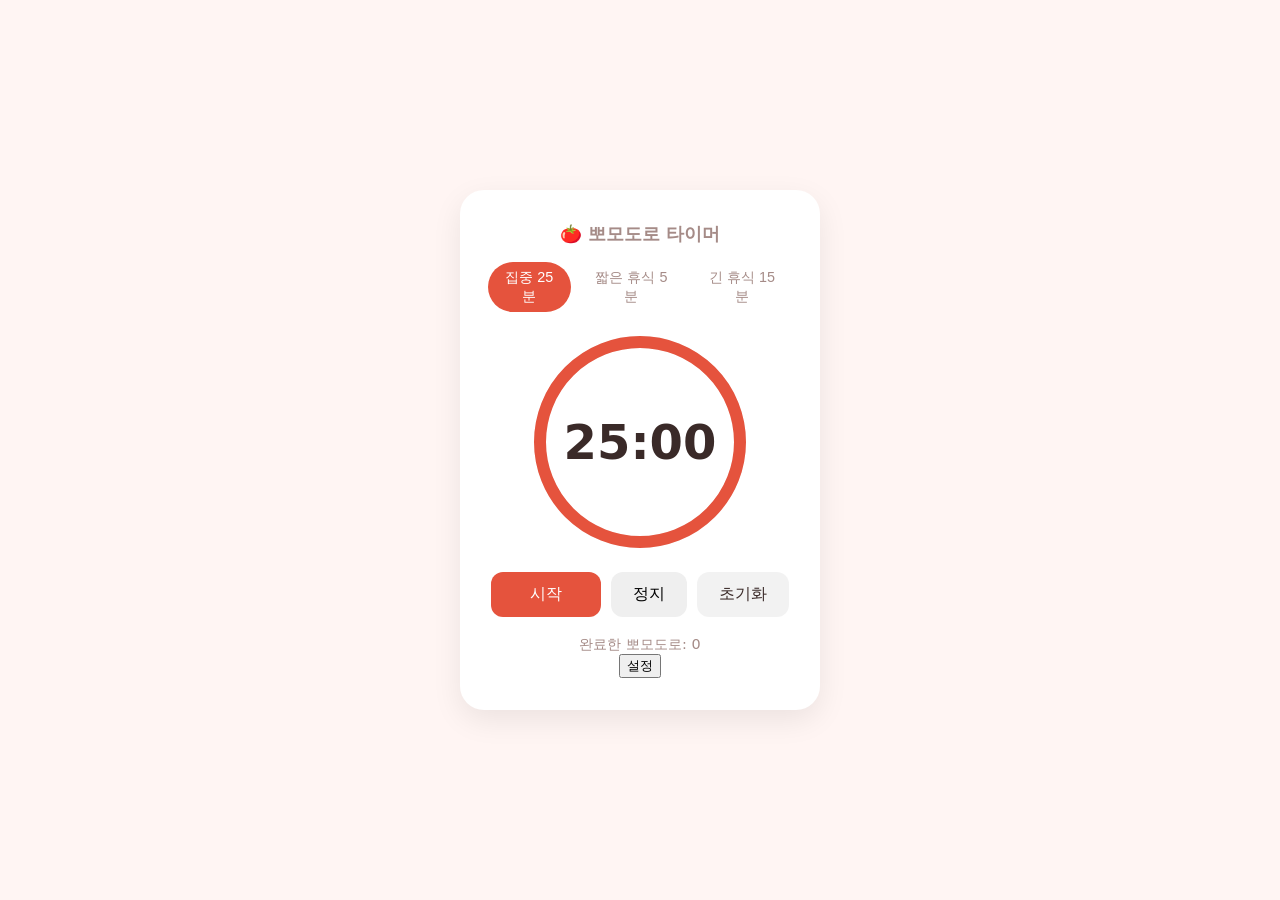
<file: index.html>
<!doctype html>
<html lang="ko">
  <head>
    <meta charset="UTF-8" />
    <meta name="viewport" content="width=device-width, initial-scale=1" />
    <title>뽀모도로 타이머</title>
    <link rel="stylesheet" href="index.css" />
  </head>
  <body>
    <div class="card">
      <h1>🍅 뽀모도로 타이머</h1>
      <div class="modes">
        <button data-mode="focus" class="active">집중 25분</button>
        <button data-mode="short">짧은 휴식 5분</button>
        <button data-mode="long">긴 휴식 15분</button>
      </div>
      <div class="ring">
        <svg width="220" height="220" viewBox="0 0 220 220">
          <circle
            class="track"
            cx="110"
            cy="110"
            r="100"
            fill="none"
            stroke-width="12"
          />
          <circle
            class="bar"
            id="bar"
            cx="110"
            cy="110"
            r="100"
            fill="none"
            stroke-width="12"
          />
        </svg>
        <div class="time" id="time">25:00</div>
      </div>
      <div class="controls">
        <button id="start">시작</button>
        <button id="stop">정지</button>
        <button id="reset">초기화</button>
      </div>
      <div class="count">완료한 뽀모도로: <span id="done">0</span></div>
      <button onclick="location.href='setting.html'">설정</button>
    </div>

    <script src="script.js"></script>
  </body>
</html>
</file>
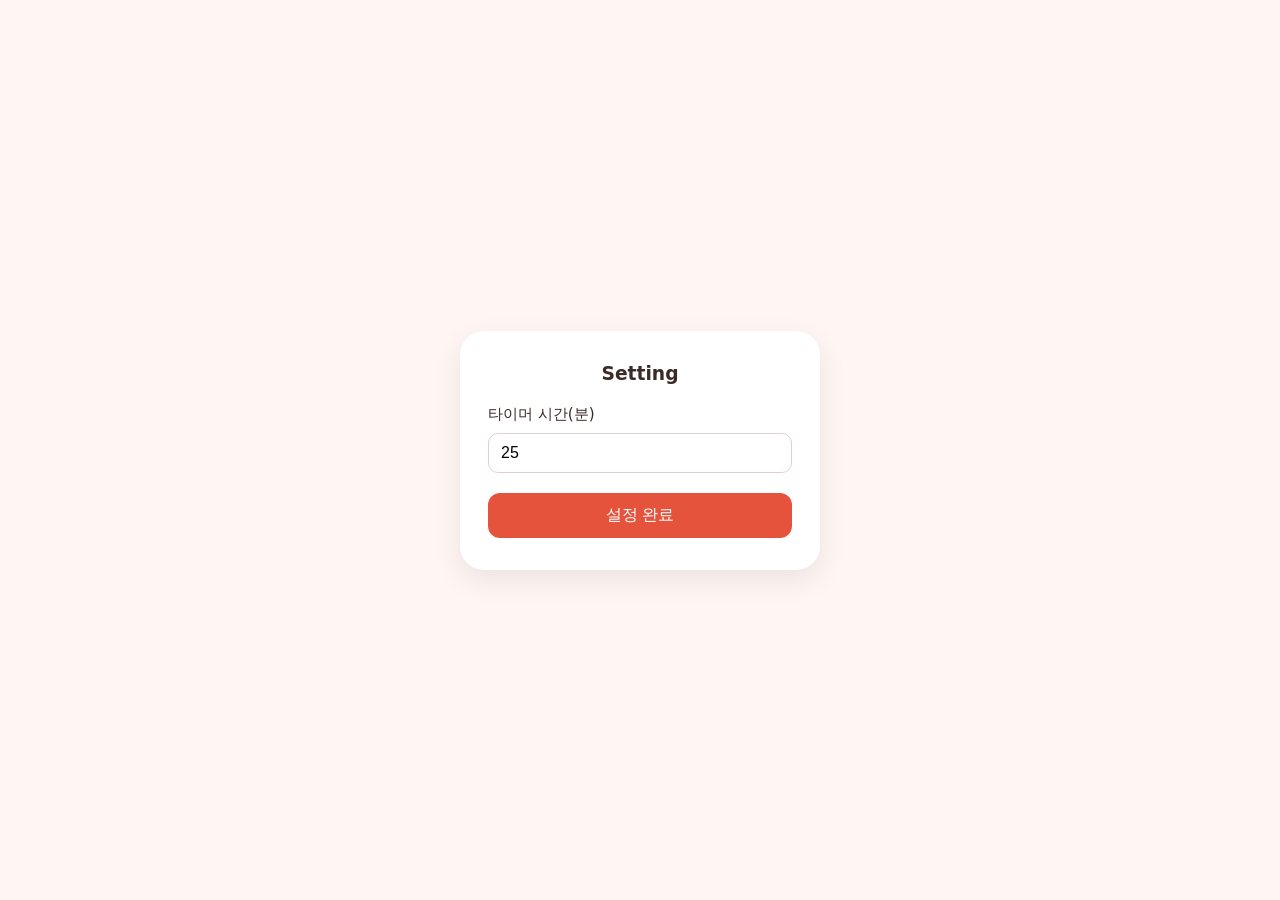
<file: setting.html>
<!doctype html>
<html lang="ko">
  <head>
    <meta charset="UTF-8" />
    <meta name="viewport" content="width=device-width, initial-scale=1" />
    <title>설정</title>
    <link rel="stylesheet" href="setting.css" />
  </head>
  <body>
    <div class="setting">
      <h3>Setting</h3>
      <label>
        타이머 시간(분)
        <input type="number" id="timer-minutes" value="25" min="1" />
      </label>
      <button id="save">설정 완료</button>
    </div>
    <script src="setting.js"></script>
  </body>
</html>
</file>
<file: index.css>
:root { --bg:#fff5f3; --fg:#3a2a28; --accent:#e5533d; --card:#ffffff; --muted:#a58b87; }
body.break { --bg:#eefaf1; --accent:#3aa76d; --muted:#7fa38c; }
* { box-sizing:border-box; }
body { margin:0; min-height:100vh; display:flex; align-items:center; justify-content:center;
       background:var(--bg); color:var(--fg); font-family:system-ui,-apple-system,"Malgun Gothic",sans-serif;
       transition:background .4s; }
.card { background:var(--card); border-radius:24px; padding:32px 28px; width:min(92vw,360px);
        text-align:center; box-shadow:0 10px 30px rgba(0,0,0,.08); }
h1 { margin:0 0 16px; font-size:1.1rem; color:var(--muted); font-weight:600; }
.modes { display:flex; gap:8px; justify-content:center; margin-bottom:20px; }
.modes button { border:0; background:transparent; padding:6px 12px; border-radius:999px;
                color:var(--muted); font-size:.9rem; cursor:pointer; }
.modes button.active { background:var(--accent); color:#fff; }
.ring { position:relative; width:220px; height:220px; margin:0 auto 20px; }
svg { transform:rotate(-90deg); }
.track { stroke:#0000000f; } .bar { stroke:var(--accent); stroke-linecap:round; transition:stroke-dashoffset .3s linear; }
.time { position:absolute; inset:0; display:flex; align-items:center; justify-content:center;
        font-size:3rem; font-weight:700; font-variant-numeric:tabular-nums; }
.controls { display:flex; gap:10px; justify-content:center; }
.controls button { border:0; border-radius:12px; padding:12px 22px; font-size:1rem; cursor:pointer; }
#start { background:var(--accent); color:#fff; min-width:110px; }
#reset { background:#0000000d; color:var(--fg); }
.count { margin-top:18px; color:var(--muted); font-size:.9rem; }
</file>
<file: setting.css>
* { box-sizing: border-box; }
body {
  margin: 0;
  min-height: 100vh;
  display: flex;
  align-items: center;
  justify-content: center;
  background: #fff5f3;
  color: #3a2a28;
  font-family: system-ui, -apple-system, "Malgun Gothic", sans-serif;
}
.setting {
  background: #fff;
  border-radius: 24px;
  padding: 32px 28px;
  width: min(92vw, 360px);
  box-shadow: 0 10px 30px rgba(0, 0, 0, 0.08);
}
h3 { margin: 0 0 20px; text-align: center; }
label { display: block; margin-bottom: 20px; font-size: 0.95rem; }
input {
  display: block;
  width: 100%;
  margin-top: 8px;
  padding: 10px 12px;
  font-size: 1rem;
  border: 1px solid #e0d0cd;
  border-radius: 10px;
}
button {
  width: 100%;
  border: 0;
  border-radius: 12px;
  padding: 12px;
  font-size: 1rem;
  background: #e5533d;
  color: #fff;
  cursor: pointer;
}
</file>
